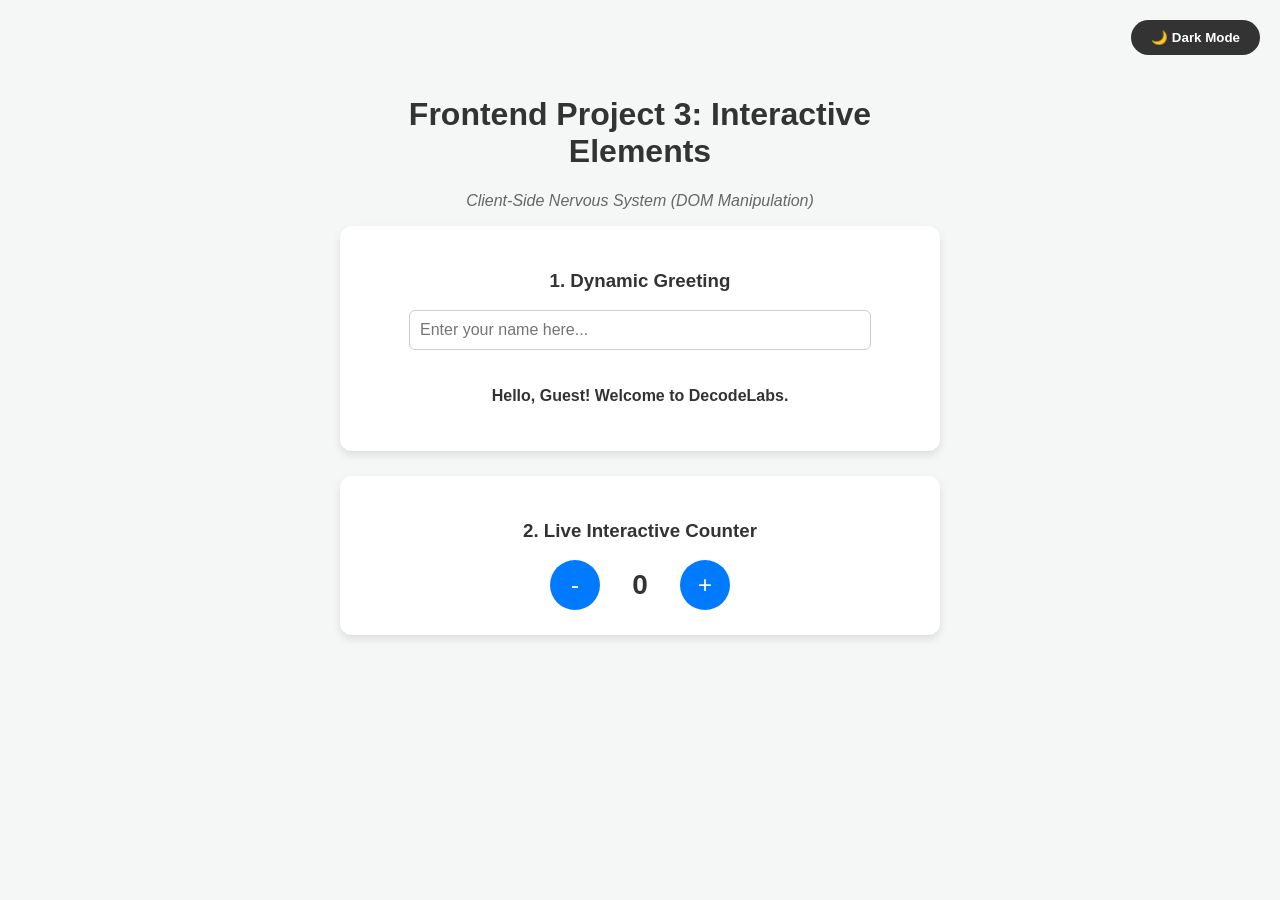
<file: week_3/index.html>
<!DOCTYPE html>
<html lang="en">

<head>
    <meta charset="UTF-8">
    <meta name="viewport" content="width=device-width, initial-scale=1.0">
    <title>DecodeLabs - Project 3</title>
    <link rel="stylesheet" href="style.css">
</head>

<body>

    <div class="theme-container">
        <button class="btn js-theme-btn">🌙 Dark Mode</button>
    </div>

    <div class="dashboard">
        <h1>Frontend Project 3: Interactive Elements</h1>
        <p class="subtitle">Client-Side Nervous System (DOM Manipulation)</p>

        <div class="card">
            <h3>1. Dynamic Greeting</h3>
            <input type="text" class="js-name-input" placeholder="Enter your name here...">
            <h4 class="js-greeting-output">Hello, Guest! Welcome to DecodeLabs.</h4>
        </div>

        <div class="card">
            <h3>2. Live Interactive Counter</h3>
            <div class="counter-box">
                <button class="btn-counter js-minus-btn">-</button>
                <span class="counter-value js-counter-value">0</span>
                <button class="btn-counter js-plus-btn">+</button>
            </div>
        </div>
    </div>

    <script src="script.js"></script>
</body>

</html>
</file>
<file: week_3/style.css>
:root {
    --bg-color: #f4f7f6;
    --card-bg: #ffffff;
    --text-color: #333333;
    --primary-color: #007bff;
}

body.dark-mode {
    --bg-color: #121212;
    --card-bg: #1e1e1e;
    --text-color: #ffffff;
    --primary-color: #39ff14;
}

body {
    font-family: 'Segoe UI', Tahoma, Geneva, Verdana, sans-serif;
    background-color: var(--bg-color);
    color: var(--text-color);
    transition: all 0.3s ease;
    margin: 0;
    padding: 20px;
    display: flex;
    flex-direction: column;
    align-items: center;
}

.theme-container {
    align-self: flex-end;
    margin-bottom: 20px;
}

.dashboard {
    max-width: 600px;
    width: 100%;
    text-align: center;
}

.subtitle {
    color: #666;
    font-style: italic;
}

body.dark-mode .subtitle {
    color: #aaa;
}

.card {
    background-color: var(--card-bg);
    padding: 25px;
    border-radius: 12px;
    box-shadow: 0 4px 8px rgba(0, 0, 0, 0.1);
    margin-bottom: 25px;
    text-align: center;
    transition: transform 0.2s;
}

.card:hover {
    transform: translateY(-2px);
}

input[type="text"] {
    padding: 10px;
    width: 80%;
    border: 1px solid #ccc;
    border-radius: 6px;
    font-size: 16px;
    margin-bottom: 15px;
}

.btn {
    padding: 10px 20px;
    border: none;
    border-radius: 20px;
    background-color: #333;
    color: white;
    cursor: pointer;
    font-weight: bold;
}

body.dark-mode .btn {
    background-color: #fff;
    color: #333;
}

.counter-box {
    display: flex;
    justify-content: center;
    align-items: center;
    gap: 20px;
    margin-top: 15px;
}

.btn-counter {
    font-size: 24px;
    width: 50px;
    height: 50px;
    border: none;
    border-radius: 50px;
    background-color: var(--primary-color);
    color: white;
    cursor: pointer;
}

body.dark-mode .btn-counter {
    color: black;
}

.counter-value {
    font-size: 28px;
    font-weight: bold;
    min-width: 40px;
}
</file>
